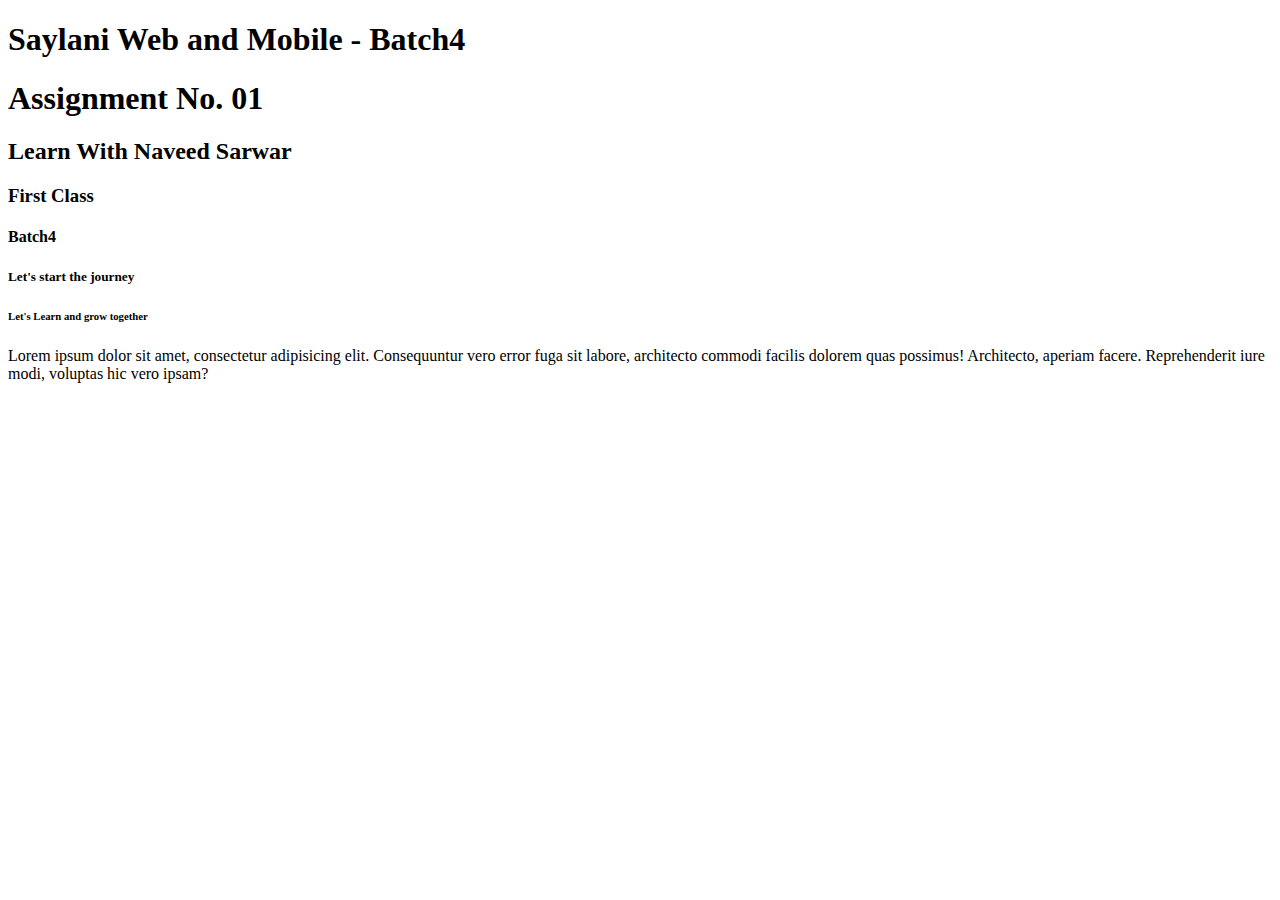
<file: Assigment1/index.html>
<!DOCTYPE html>
<html lang="en">
<head>
<title>
Assignment No.1
</title>
</head>
<body>
<h1>
    Saylani Web and Mobile - Batch4
</h1>
<h1>
    Assignment No. 01
</h1>
<h2>
    Learn With Naveed Sarwar
</h2>
<h3>
    First Class
</h3>
<h4>
    Batch4
</h4>
<h5>
    Let's start the journey
</h5>
<h6>
    Let's Learn and grow together
</h6>
<p>
    Lorem ipsum dolor sit amet, consectetur adipisicing elit. Consequuntur vero error fuga sit labore, architecto commodi facilis dolorem quas possimus! Architecto, aperiam facere. Reprehenderit iure modi, voluptas hic vero ipsam?
</p>
</body>




</html>
</file>
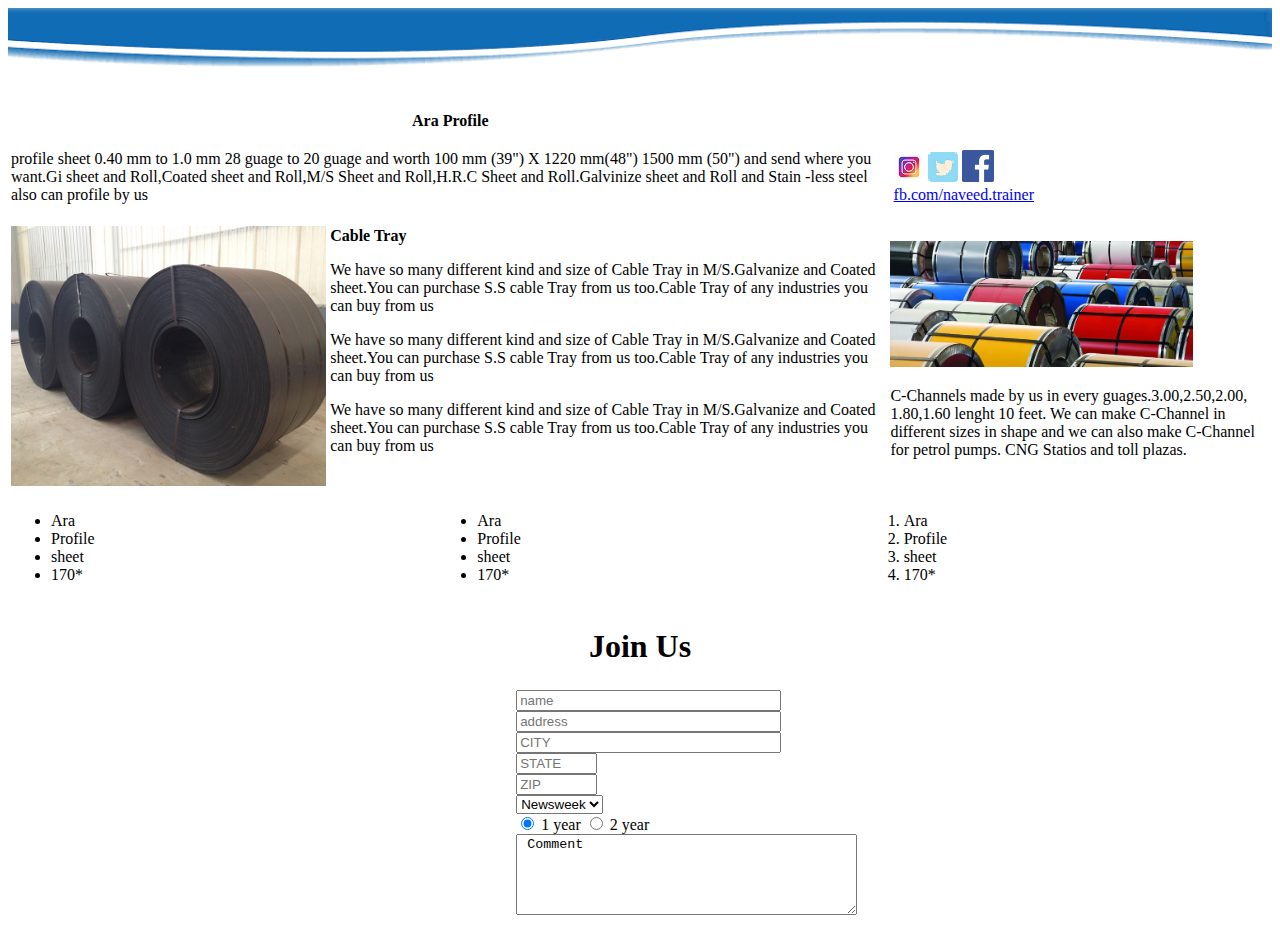
<file: Assigment2/index.html>
<!DOCTYPE html>
<html lang="en">
<head>
    <!-- Adding Title -->
<title>
    
Assignment2
</title>
</head>
<body>
    <!-- Adding Header Picture  -->
    <img src="./Assets/images_kktpq7.png " alt="Picture Not Found" width="100%" />
<table width="100%">
    <tr>
       <th> Ara Profile </th>
    </tr>
 <tr>
        

<td width="70%">
<p>profile sheet 0.40 mm to 1.0 mm 28 guage to 20 guage and worth 100 mm (39") X 1220 mm(48") 1500 mm (50") and send where you want.Gi sheet and Roll,Coated sheet and Roll,M/S Sheet and Roll,H.R.C Sheet and Roll.Galvinize sheet and Roll and Stain -less steel also can  profile by us</p>
</td>
<td width="33%"> 
    <!-- Adding Logo Pictures -->
<img src="./Assets/insta_cf1rkw.jpg" alt="Picture Not Found">
<img src="./Assets/twiter_y8idrd.png" alt="Picture Not Found">
<img src="./Assets/facebook.ico"  alt="Picture Not Found">
<a href="https://www.facebook.com/naveedtrainer" target="_blank"><br/>
    fb.com/naveed.trainer</a>
</td>
</tr>
</table>
<!-- Adding Tables for Pictures -->
<table width="100%">
    <tr>
        <td width="25%">
        <img src="./Assets/2_t5rcog.jpg" alt="Picture Not Found" width="100%" height="260px">
        </td>
        <td width="44%">
            <b>Cable Tray</b>
            <p>
                We have so many different kind and size of Cable Tray in M/S.Galvanize and Coated sheet.You can purchase S.S cable Tray from us too.Cable Tray of any industries you can buy from us
            </p>
            <p>
                We have so many different kind and size of Cable Tray in M/S.Galvanize and Coated sheet.You can purchase S.S cable Tray from us too.Cable Tray of any industries you can buy from us
            </p>
            <p>
                We have so many different kind and size of Cable Tray in M/S.Galvanize and Coated sheet.You can purchase S.S cable Tray from us too.Cable Tray of any industries you can buy from us
            </p>
            <br/>
        </td>
        <td width="30%">
            <img src="./Assets/1_xewrnv.jpg" width="80%">
            <p>C-Channels made by us in every guages.3.00,2.50,2.00,<br/>1.80,1.60 lenght 10 feet. We can make C-Channel in different sizes in shape and we can also make C-Channel for petrol pumps. CNG Statios and toll plazas.
             </p>
        </td>
       </tr>
       <!-- Adding List Table -->
       <table width="100%">
        <tr>
        <td width="25%"> 
        <ul>
        <li>
        Ara
        </li>
        <li>
        Profile
        </li>
        <li>sheet
         </li>
         <li>
         170*
         </li>
         </ul>
        </td>
        <td width="25%">
     <ul>
     <li>
         Ara
     </li>
     <li>
     Profile
     </li>
     <li>sheet
      </li>
      <li>
      170*
      </li>
      </ul>
        </td>
        <td width="24%"> 
         <ol>
         <li>
         Ara
         </li>
         <li>
         Profile
         </li>
         <li>sheet
          </li>
          <li>
          170*
          </li>
         </ol>
         </td>
     </tr>
     </table>
<table width="100%">
    <tr>
       <th colspan="2"> <h1>Join Us </h1>
       </th>
       </tr>
       <tr>
           <td width="40%"></td>
   <td width="60%">
       <!-- Adding Forms -->
<form>
    <input type="text" name="name" placeholder="name" size="30%" />
    <br/>
    <input type="text" name="address" placeholder="address" size="30%" /><br/>
    <input type="text" name="CITY" placeholder="CITY" size="30%" /><br/>       
    <input type="text" name="state" placeholder="STATE" size="7%"/><br/>
    <input type="text" name="zip" placeholder="ZIP" size="7%" /><br/>        
    <select name="newsweek" id="newsweek"><br/>
    <option value="newsweek">Newsweek</option></select><br/>      
    <input type="radio" id="1year" name="exp" value="1" checked />
    <label for="1year">1 year</label>
    <input type="radio" id="2year" name="exp" value="2" />
    <label for="2year">2 year</label><br/>        
    <textarea name="Text1" cols="40" rows="5" placeholder="Comment"> Comment</textarea>
    </form>
    </td>

 </tr>
</table>
</body>
</html>
</file>
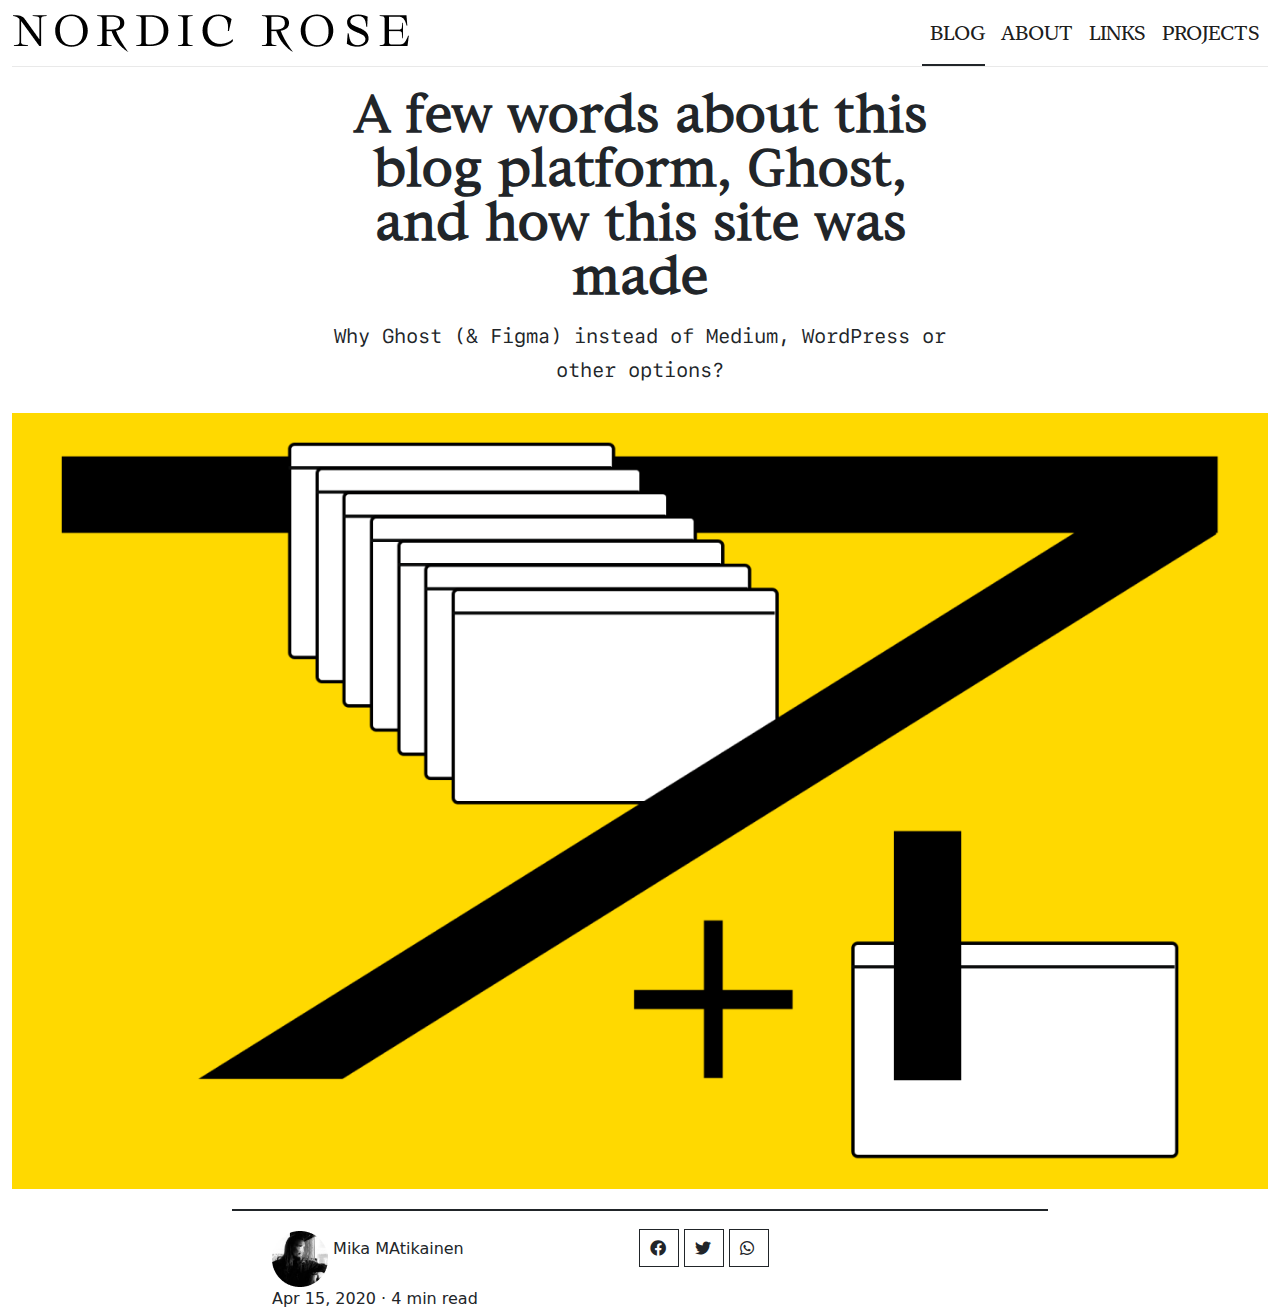
<file: Assignment3/index.html>
<!DOCTYPE html>
<html lang="en">

<head>
  <meta charset="UTF-8">
  <meta http-equiv="X-UA-Compatible" content="IE=edge">
  <meta name="viewport" content="width=device-width, initial-scale=1.0">
  <link rel="stylesheet" href="./CSS/Bootstrap/css/bootstrap.min.css">
  <link rel="stylesheet" href="./font-awesome/css/all.css">
  <link rel="stylesheet" href="./CSS/style.css">
  <title>Assigment3</title>
</head>

<body>

  <div class="container-fluid">
    <nav class="nav-border navbar navbar-expand-lg navbar-light">

      <a class="nordic-pic navbar-brand" href="#">
        <img class="nordic-pic" src="./Assets/NORDIC ROSE.png" alt="Picture Not Found">
      </a>
      <button class="navbar-toggler" type="button" data-bs-toggle="collapse" data-bs-target="#navbarSupportedContent"
        aria-controls="navbarSupportedContent" aria-expanded="false" aria-label="Toggle navigation">
        <span class="navbar-toggler-icon"></span>
      </button>
      <div class="collapse navbar-collapse" id="navbarSupportedContent ">


        <ul class="nvabar-fonts navicons-left navbar-nav">

          <li class="nav-item">

            <a class="nav-link active" aria-current="page" href="#">BLOG</a>
            <div class="blog-line"></div>
          </li>

          <li class="nav-item">
            <a class="nav-link active" href="#">ABOUT</a>
          </li>
          <li class="nav-item">
            <a class="nav-link active" href="#">
              LINKS
            </a>

          <li class="nav-item">
            <a class="nav-link active" href="#">PROJECTS</a>
          </li>
        </ul>

      </div>

    </nav>
  </div>


  <div class="container-fluid">
    <div class="row">
      <div class="margin-para1 col-sm-12 col-md-8 col-lg-6">
        <p class="font-para1 para1-left ">
          A few words about this blog platform, Ghost, and how this site was made
        </p>
        <p class="font-para2 para1-left">
          Why Ghost (& Figma) instead of Medium, WordPress or other options?
        </p>
      </div>
      <div class="col-sm-12 col-md-12 col-lg-12">
        <img class="yellow-pic" src="./Assets/yellow pic.png" alt="">
      </div>
    </div>


    <div class="bottom-line bottom-linem col-sm-12 col-md-8 col-lg-10">

    </div>
  </div>
  <div class="container">
    <div class="row">
      <div class="col-sm-12 col-lg-10" style="margin-left: auto;">

        <img class="mask-settings" src="./Assets/Mask Group.png" alt=""> 
        Mika MAtikainen

          <i class="mar-mika col-sm-12 col-lg-10 icon-border fab fa-facebook"></i>
        <i class="col-sm-12 col-md-12 col-lg-10 icon-border1 fab fa-twitter"></i>
        <i class="col-sm-12 col-md-12 col-lg-10  icon-border1 fab fa-whatsapp"></i>

        <br/>

        <span >Apr 15, 2020 · 4 min read</span>
        


  

      </div>








    </div>
</body>

</html>
</file>
<file: Assignment3/CSS/style.css>
/* Navbar -Border  */
.nav-border{
    border-bottom: 1px solid;
    border-color: rgba(211, 211, 211, 0.507);
}
/* Nordic-Pic Mobile View */
@media (max-width:500px){
    .nordic-pic{
        width: 70%;
        
    }
    
}

/* Nav Bar left icons */
.navicons-left{
    margin-left: auto;
    margin-right: 0px;
}
/* Line Below Blog Text */
.blog-line{
    border-bottom: 2px solid;
    width: 5%;
    position: absolute;
    bottom: 0px;
    }
    @font-face {
        font-family: New york;
        src: url(./../Fonts/FontsFree-Net-NewYorkSmallRegular.ttf);
    }
.nvabar-fonts{
font-family: New york,serif;
font-size: 20px;
font-weight: 500;
line-height: 34px;
font-style: normal;
}
/* font & Fonts Style for First Paragraph */
@font-face {
    font-family: new york extra;
    src: url(./../Fonts/New\ York\ Regular.ttf);
}
.font-para1{
 font-family: new york extra;
 font-style: normal;
 font-weight: bold;
 font-size: 48px;
 line-height: 54px;
 text-align: center;
 }
 @media (max-width:500px) {
     .para1-left{text-align: left;}
     
 }
.margin-para1{
    padding-top: 20px; 
    margin: auto;
}  
@font-face {
    font-family: SF MONO;
    src: url(./../Fonts/SFMonoRegular.otf);
}
.font-para2{
font-family: SF Mono;
font-size: 20px;
font-style: normal;
font-weight: 400;
line-height: 34px;
letter-spacing: 0em;
text-align: center;
}
.yellow-pic{
    padding-top: 10px;
    width: 100%;
    padding-right: 0px;
    padding-left: 0px;
  
}
.bottom-line{
    padding-top: 20px;
    border-bottom: 2px solid;
    width: 65%;
    margin: auto;    
}
@media(max-width:500px){
    .bottom-linem{
        width: 100%;
    }

}
.mar-mika{
    padding-left: 10px;
    margin-left: 170px;
    
       }
       .mar-mika1{
        padding-left: 50px;
        
           }
            

.mask-settings{
    padding-top: 20px;
    
}
.icon-border{
    border: 1px solid;
   
    width: 40px;
    padding: 10px;
}
.icon-border1{
    border: 1px solid;
    
    width: 40px;
    padding: 10px;
}
</file>
